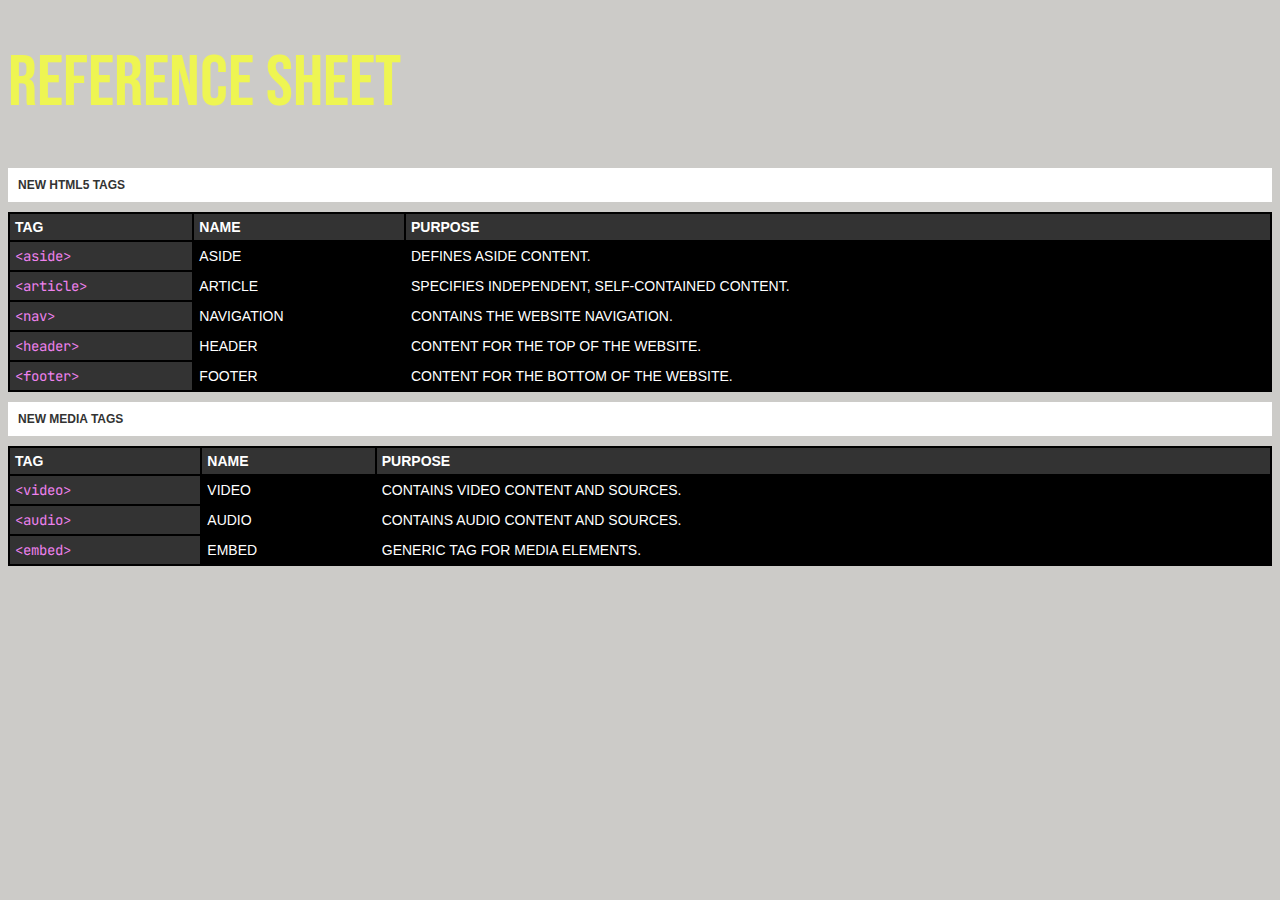
<file: cheat-sheet/index.html>
<!DOCTYPE html>
<html>
  <head>
    <title>HTML Reference Sheet</title>
<link href="https://fonts.googleapis.com/css2?family=Bebas+Neue&family=JetBrains+Mono:wght@100;200;300;392;500;600;700;800&display=swap" rel="stylesheet">
    <link rel="stylesheet" type="text/css" href="styles.css">
  </head>
  <body>
    <h1>Reference Sheet</h1>
    <h2>New HTML5 Tags</h2>

    <table>
      <thead>
        <tr>
          <th>Tag</th>
          <th>Name</th>
          <th>Purpose</th>
        </tr>
      </thead>
      <tbody>
        <tr>
          <td class="tag">&lt;aside&gt;</td>
          <td>Aside</td>
          <td>Defines aside content.</td>
        </tr>
        <tr>
          <td class="tag">&lt;article&gt;</td>
          <td>Article</td>
          <td>Specifies independent, self-contained content.</td>
        </tr>
        <tr>
          <td class="tag">&lt;nav&gt;</td>
          <td>Navigation</td>
          <td>Contains the website navigation.</td>
        </tr>
        <tr>
          <td class="tag">&lt;header&gt;</td>
          <td>Header</td>
          <td>Content for the top of the website.</td>
        </tr>
        <tr>
          <td class="tag">&lt;footer&gt;</td>
          <td>Footer</td>
          <td>Content for the bottom of the website.</td>
        </tr>                  
      </tbody>
    </table>

<h2>New Media Tags</h2>

    <table>
      <thead>
        <tr>
          <th>Tag</th>
          <th>Name</th>
          <th>Purpose</th>
        </tr>
      </thead>
      <tbody>
        <tr>
          <td class="tag">&lt;video&gt;</td>
          <td>Video</td>
          <td>Contains video content and sources.</td>
        </tr>
        <tr>
          <td class="tag">&lt;audio&gt;</td>
          <td>Audio</td>
          <td>Contains audio content and sources.</td>
        </tr>
        <tr>
          <td class="tag">&lt;embed&gt;</td>
          <td>Embed</td>
          <td>Generic tag for media elements.</td>
        </tr>                
      </tbody>
    </table>    

  </body>
</html>
</file>
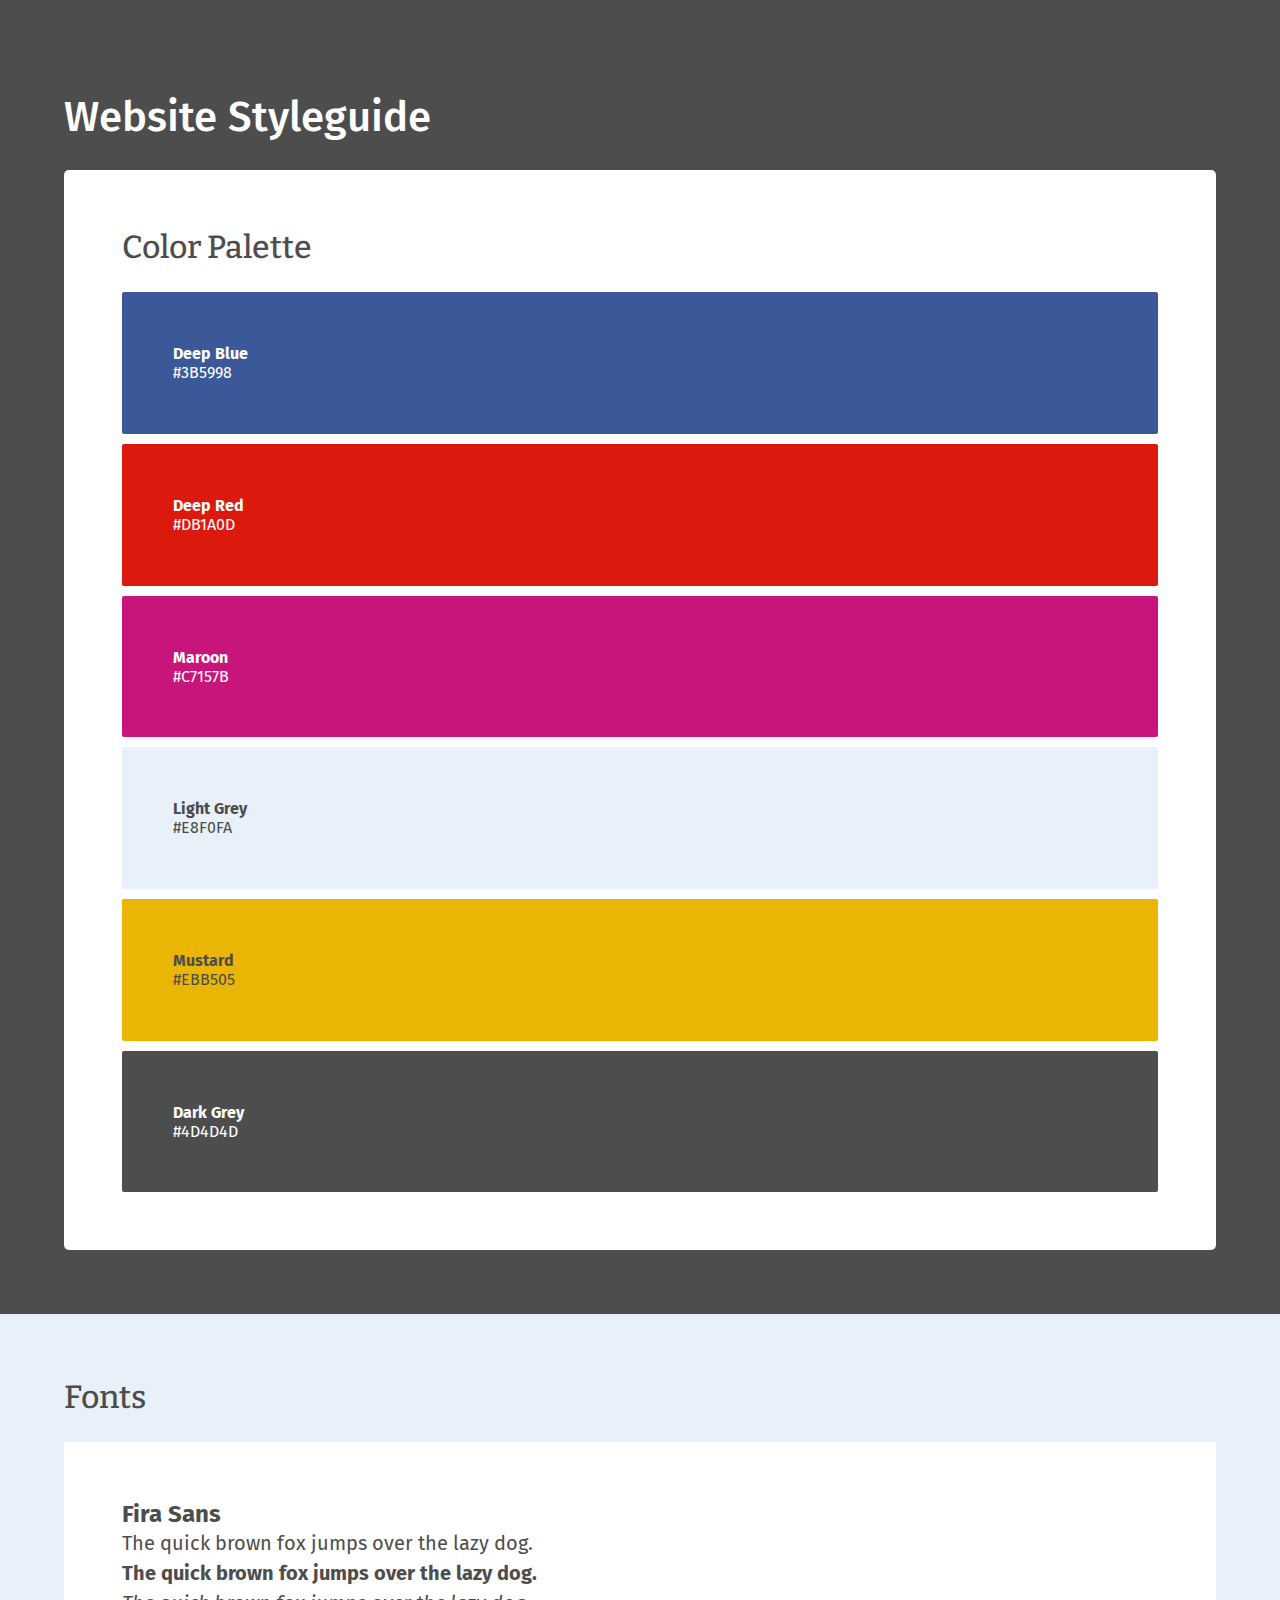
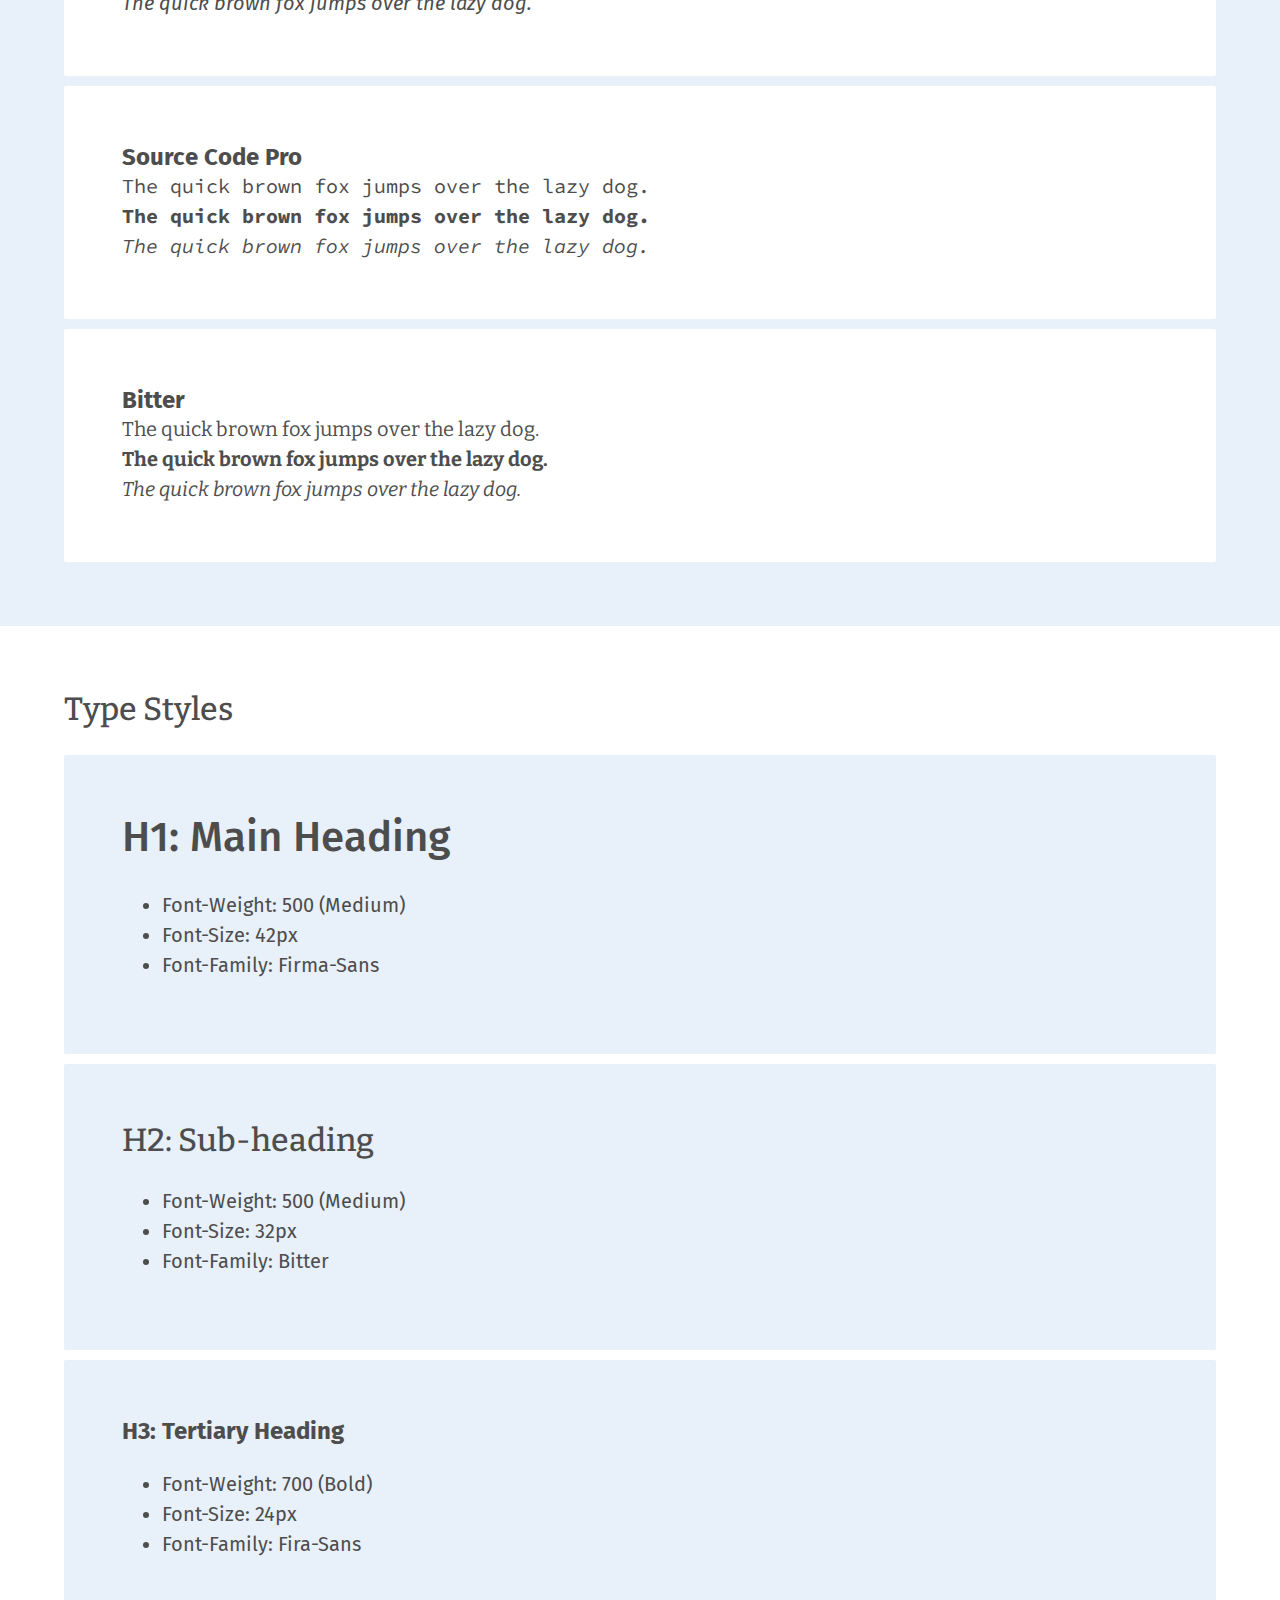
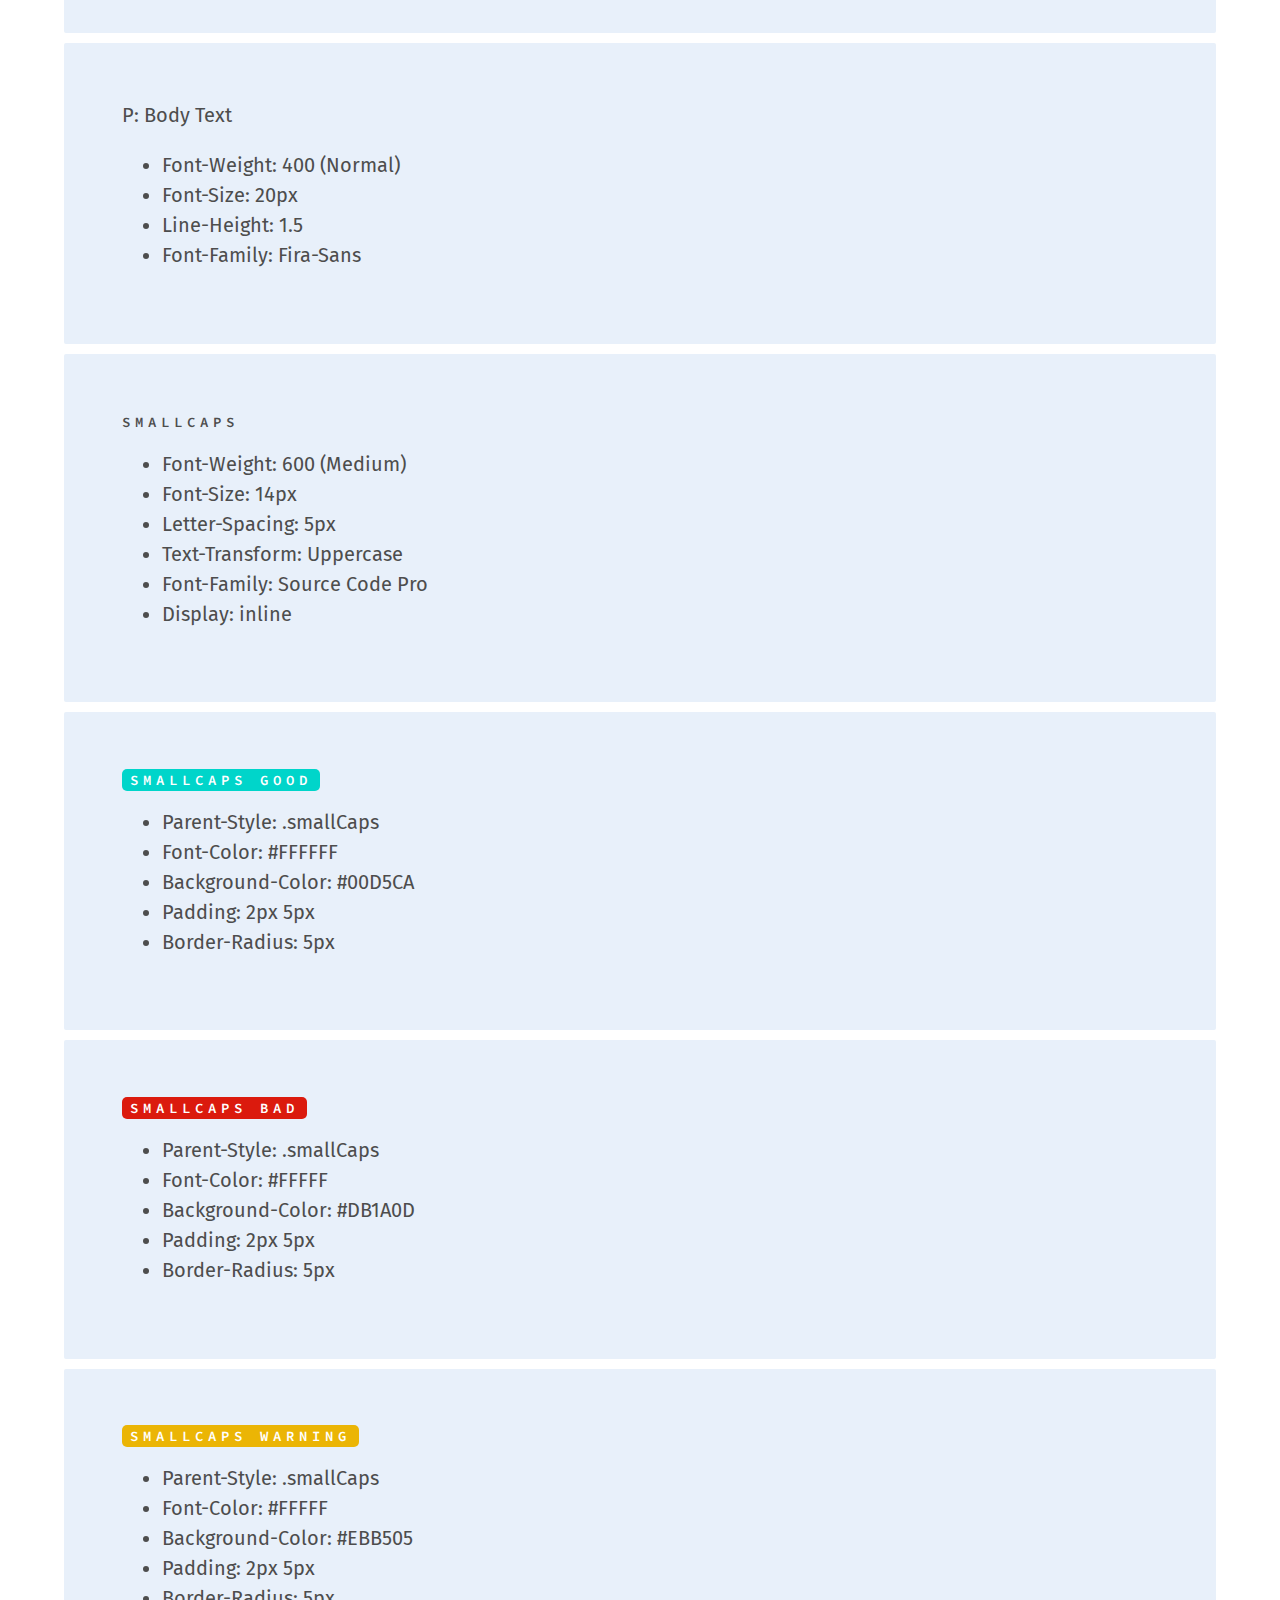
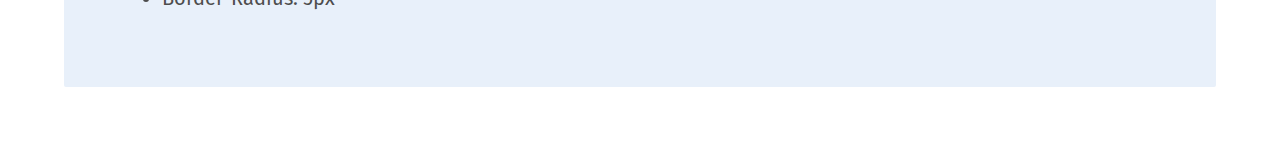
<file: design-system/index.html>
<!DOCTYPE html>
<html>
  <head>
    <title>Cool Site — Design System</title>
<link href="https://fonts.googleapis.com/css2?family=Bitter:ital,wght@0,300;0,400;0,700;1,300;1,400;1,700&family=Fira+Sans:wght@100;200;300;400;500;600;700;800;900&family=Source+Code+Pro:ital,wght@0,300;0,400;0,500;0,600;0,700;0,800;0,900;1,300;1,400;1,500;1,600;1,700;1,800;1,900&display=swap" rel="stylesheet">
    <link rel="stylesheet" href="styles.css">
  </head>
  <body>
    <header>
      <h1>Website Styleguide</h1>
      <div class="colorWrap bg-white">
        <h2>Color Palette</h2>
        <div class="colorSwatch bg-deepblue">
          <h4>Deep Blue</h4>#3B5998
        </div>
        <div class="colorSwatch bg-deepred">
          <h4>Deep Red</h4>#DB1A0D
        </div>
        <div class="colorSwatch bg-maroon">
          <h4>Maroon</h4>#C7157B
        </div>
        <div class="colorSwatch bg-lightgrey">
          <h4>Light Grey</h4>#E8F0FA
        </div>
        <div class="colorSwatch bg-mustard">
          <h4>Mustard</h4>#EBB505
        </div>
        <div class="colorSwatch bg-darkgrey">
          <h4>Dark Grey</h4>#4D4D4D
        </div>        
      </div>
    </header>
    <div class="fontWrap bg-lightgrey">
      <h2>Fonts</h2>
      <div class="fontCard bg-white">
        <h3>Fira Sans</h3>
        <p>The quick brown fox jumps over the lazy dog.<br><strong>The quick brown fox jumps over the lazy dog.</strong><br><em>The quick brown fox jumps over the lazy dog.</em></p>
      </div>
      <div class="fontCard bg-white monospace">
        <h3>Source Code Pro</h3>
        <p>The quick brown fox jumps over the lazy dog.<br><strong>The quick brown fox jumps over the lazy dog.</strong><br><em>The quick brown fox jumps over the lazy dog.</em></p>
      </div>
      <div class="fontCard bg-white serif">
        <h3>Bitter</h3>
        <p>The quick brown fox jumps over the lazy dog.<br><strong>The quick brown fox jumps over the lazy dog.</strong><br><em>The quick brown fox jumps over the lazy dog.</em></p>
      </div>              
    </div>
    
    <div class="typeWrap bg-white">
      <h2>Type Styles</h2>
      <div class="typeCard bg-lightgrey">
        <h1>H1: Main Heading</h1>
        <ul>
          <li>Font-Weight: 500 (Medium)</li>
          <li>Font-Size: 42px</li>
          <li>Font-Family: Firma-Sans</li>
        </ul>
      </div>
      <div class="typeCard bg-lightgrey">
        <h2>H2: Sub-heading</h2>
        <ul>
          <li>Font-Weight: 500 (Medium)</li>
          <li>Font-Size: 32px</li>
          <li>Font-Family: Bitter</li>
        </ul>
      </div>
      <div class="typeCard bg-lightgrey">
        <h3>H3: Tertiary Heading</h3>
        <ul>
          <li>Font-Weight: 700 (Bold)</li>
          <li>Font-Size: 24px</li>
          <li>Font-Family: Fira-Sans</li>
        </ul>
      </div>
      <div class="typeCard bg-lightgrey">
        <p>P: Body Text</p>
        <ul>
          <li>Font-Weight: 400 (Normal)</li>
          <li>Font-Size: 20px</li>
          <li>Line-Height: 1.5</li>
          <li>Font-Family: Fira-Sans</li>
        </ul>
      </div>
      <div class="typeCard bg-lightgrey">
        <p class="smallCaps">Smallcaps</p>
        <ul>
          <li>Font-Weight: 600 (Medium)</li>
          <li>Font-Size: 14px</li>
          <li>Letter-Spacing: 5px</li>
          <li>Text-Transform: Uppercase </li>
          <li>Font-Family: Source Code Pro</li>
          <li>Display: inline</li>
        </ul>
      </div>
      <div class="typeCard bg-lightgrey">
        <p class="smallCaps good">Smallcaps Good</p>
        <ul>
          <li>Parent-Style: .smallCaps</li>
          <li>Font-Color: #FFFFFF</li>
          <li>Background-Color: #00D5CA</li>
          <li>Padding: 2px 5px</li>
          <li>Border-Radius: 5px</li>
        </ul>
      </div>
      <div class="typeCard bg-lightgrey">
        <p class="smallCaps bad">Smallcaps Bad</p>
        <ul>
          <li>Parent-Style: .smallCaps</li>
          <li>Font-Color: #FFFFF</li>
          <li>Background-Color: #DB1A0D</li>
          <li>Padding: 2px 5px</li>
          <li>Border-Radius: 5px</li>          
        </ul>
      </div>  
      <div class="typeCard bg-lightgrey">
        <p class="smallCaps warning">Smallcaps Warning</p>
        <ul>
          <li>Parent-Style: .smallCaps</li>
          <li>Font-Color: #FFFFF</li>
          <li>Background-Color: #EBB505</li>
          <li>Padding: 2px 5px</li>
          <li>Border-Radius: 5px</li>          
        </ul>
      </div>  
    </div>

  </body>
</html>
</file>
<file: cheat-sheet/styles.css>
body {
  font-family: Helvetica, sans-serif;
  color: #333;
  background-color: rgb(204,203,200);
}

h1 {
  color: rgb(238,245,82);
  font-size: 72px;
  font-weight: 200;
  line-height: 1;
  font-family: 'Bebas Neue', sans-serif;
}

h2 {
  color: #333;
  background-color: #fff;
  font-size: 12px;
  padding: 10px;
  text-transform: uppercase;
}
table {
width: 100%;
font-size: 18px;
background-color: black;
padding: 0;
color: white;
}

thead {
  background-color: #333;
  color: white;
}

th, td {
  text-align: left;
  text-transform: uppercase;
  padding: 5px;
  font-size: 14px;
}

.tag {
    font-family: 'JetBrains Mono', monospace;
  text-transform: lowercase;
  color: violet;
  background-color: #333;
}
</file>
<file: design-system/styles.css>
body {
  font-family: 'Fira Sans', sans-serif;
  margin: 0;
  padding: 0;
}

.monospace {
  font-family: 'Source Code Pro', monospace;
}

.serif {
  font-family: 'Bitter', serif;
}

.smallCaps {
  text-transform: uppercase;
  font-size: 14px;
  letter-spacing: 5px;
  font-family: 'Source Code Pro', monospace;
  font-weight: 600;
  display: inline;
}

.smallCaps.good, .smallCaps.bad, .smallCaps.warning {
  padding: 2px 8px;
  border-radius: 5px;
}

.bad {
  color: #fff;
  background-color: #DB1A0D;
}

.good {
  color: #fff;
  background-color: #00D5CA;
}

.warning {
  color: #fff;
  background-color: #EBB505;
}

h1 {
  font-size: 42px;
  font-weight: 500;
  font-family: 'Fira Sans', sans-serif;
}

h2 {
  font-size: 32px;
  font-weight: 500;
  font-family: 'Bitter', serif;
}

h3 {
  font-size: 24px;
  font-weight: 700;
  font-family: 'Fira Sans', sans-serif;
}

p, li {
  font-size: 20px;
  line-height: 1.5;
  font-weight: 400;
}

header {
  background-color: #4d4d4d;
  color: white;
  padding: 5%;
}

.colorWrap {
  padding: 5%;
  border-radius: 5px;
}

.colorWrap h2 {
  margin-top: 0;
}

.colorSwatch,  .fontCard, .typeCard {
  max-width: 100%;
  padding: 5%;
  border-radius: 2px;
  margin-bottom: 10px;
}

.colorSwatch h4 {
  margin:0;
}

.colorSwatch:last-of-type {
   margin-bottom: 0;
}

.bg-deepblue {
  background-color: #3B5998;
  color: #fff;
}

.bg-deepred {
  background-color: #DB1A0D; 
  color: #fff;
}

.bg-maroon {
  background-color: #C7157B;
  color: #fff;
}

.bg-lightgrey {
  background-color: #E8F0FA;
  color: #4d4d4d;
}

.bg-mustard {
  background-color: #EBB505;
  color: #4d4d4d;
}

.bg-darkgrey {
  background-color: #4d4d4d;
  color: #fff;
}

.bg-white {
  background-color: #fff;
  color: #4d4d4d;
}

.fontWrap, .typeWrap {
  padding: 5%;
}

.fontCard:last-of-type {
  margin-bottom: 0;
}

.fontCard h3 {
  margin: 0;
}

.fontCard p {
  margin-bottom: 0;
}

.typeCard h1, h2, h3, p {
  margin-top: 0;
}
</file>
